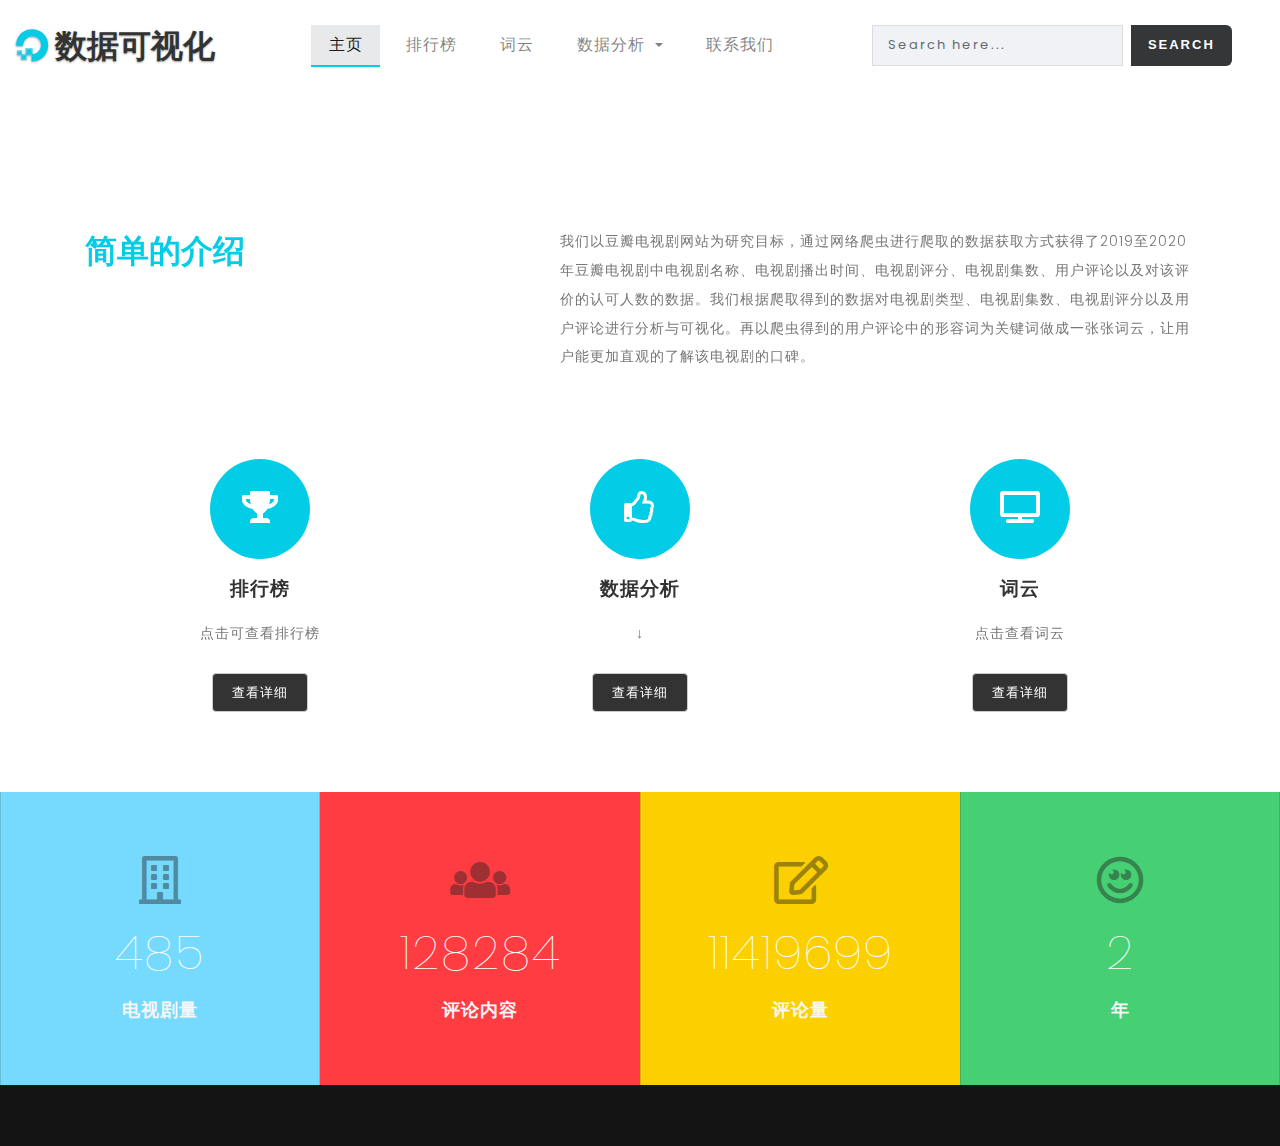
<file: templates/index.html>
<!DOCTYPE html>
<html>

<head>
	<title>剧我所知</title>
	<meta name="viewport" content="width=device-width, initial-scale=1">
	<meta charset="utf-8">
	<meta name="keywords" content="" />
	<link href="../static/css/bootstrap.css" rel='stylesheet' type='text/css' />
	<link rel="stylesheet" href="../static/css/flexslider.css" type="text/css" media="screen" property="" />
	<link href="../static/css/style.css" rel='stylesheet' type='text/css' />
	<link href="../static/css/simpleLightbox.css" rel='stylesheet' type='text/css' />
	<link href="../static/css/fontawesome-all.css" rel="stylesheet">
	<link href="http://fonts.googleapis.com/css?family=Poppins:100i,200,200i,300,400,400i,500,500i,600,600i,700,700i,800" rel="stylesheet">
</head>

<body>
	<header>
		<div class="header_top" id="home">
			<nav class="navbar navbar-toggleable-md navbar-light bg-faded">
				<a class="navbar-brand" href="index.html">
					<i class="fab fa-digital-ocean"></i> 数据可视化</a>
				<button class="navbar-toggler navbar-toggler-right" type="button" data-toggle="collapse" data-target="#navbarSupportedContent" aria-controls="navbarSupportedContent"
						aria-expanded="false" aria-label="Toggle navigation">
						<span class="navbar-toggler-icon"></span>
				</button>
				<div class="collapse navbar-collapse" id="navbarSupportedContent">
					<ul class="navbar-nav mx-auto tp-nav text-center">
						<li class="nav-item active">
							<a class="nav-link" href="index.html">主页
								<span class="sr-only">(current)</span>
							</a>
						</li>
						<li class="nav-item">
							<a class="nav-link" href="ranking.html">排行榜</a>
						</li>
						<li class="nav-item">
							<a class="nav-link" href="wordcloud.html">词云</a>
						</li>
						<li class="nav-item dropdown">
							<a class="nav-link dropdown-toggle" href="/data1" id="navbarDropdown" role="button" data-toggle="dropdown" aria-haspopup="true"
							    aria-expanded="false">
								数据分析
							</a>
							<div class="dropdown-menu" aria-labelledby="navbarDropdown">
								<a class="dropdown-item" href="data1.html">2019，2020热门类型</a>
								<div class="dropdown-divider"></div>
								<a class="dropdown-item" href="data2.html">2019，2020长短集数量对比</a>
                                <div class="dropdown-divider"></div>
								<a class="dropdown-item" href="data3.html">2020一天当中的评论时间</a>
                                <div class="dropdown-divider"></div>
								<a class="dropdown-item" href="data4.html">月度时间播出与评论数量</a>
							</div>
						</li>
						<li class="nav-item">
							<a class="nav-link" href=''>联系我们</a>
						</li>
					</ul>
					<form action="#" method="post" class="form-inline my-2 my-lg-0 search">
						<input class="form-control mr-sm-2" type="search" placeholder="Search here..." name="Search" required="">
						<button class="btn btn-outline-success my-2 my-sm-0" type="submit">Search</button>
					</form>

				</div>
			</nav>
		</div>
	</header>

	<section class="banner-bottom">
		<div class="container">

			<!-- Three columns of text below the carousel -->
			<div class="row inner-sec-w3layouts-agileinfo">

				<div class="col-lg-5 bt-bottom-info" data-aos="fade-right">
					<h5>简单的介绍</h5>

				</div>
				<div class="col-lg-7 bt-bottom-info" data-aos="fade-left">
					<p>我们以豆瓣电视剧网站为研究目标，通过网络爬虫进行爬取的数据获取方式获得了2019至2020年豆瓣电视剧中电视剧名称、电视剧播出时间、电视剧评分、电视剧集数、用户评论以及对该评价的认可人数的数据。我们根据爬取得到的数据对电视剧类型、电视剧集数、电视剧评分以及用户评论进行分析与可视化。再以爬虫得到的用户评论中的形容词为关键词做成一张张词云，让用户能更加直观的了解该电视剧的口碑。</p>
				</div>
			</div>
			<div class="row inner-sec-w3layouts-agileinfo">
				<div class="col-lg-4 bottom-sub-grid text-center aos-init aos-animate" data-aos="zoom-in">
					<div class="bt-icon">

						<span class="fas fa-trophy"></span>
					</div>

					<h4 class="sub-tittle_w3ls">排行榜</h4>
					<p>点击可查看排行榜</p>
					<p>
						<a class="btn btn-secondary view" href="ranking.html" role="button">查看详细</a>
					</p>
				</div>
				<!-- /.col-lg-4 -->
				<div class="col-lg-4 bottom-sub-grid text-center aos-init aos-animate" data-aos="zoom-in">
					<div class="bt-icon">
						<span class="far fa-thumbs-up"></span>
					</div>

					<h4 class="sub-tittle_w3ls">数据分析</h4>
					<p>↓</p>
					<p>
						<a class="btn btn-secondary view" href="data1.html" role="button">查看详细</a>
					</p>
				</div>
				<!-- /.col-lg-4 -->
				<div class="col-lg-4 bottom-sub-grid text-center aos-init aos-animate" data-aos="zoom-in">
					<div class="bt-icon">
						<span class="fas fa-tv"></span>
					</div>

					<h4 class="sub-tittle_w3ls">词云</h4>
					<p>点击查看词云</p>
					<p>
						<a class="btn btn-secondary view" href="wordcloud.html" role="button">查看详细</a>
					</p>
				</div>
				<!-- /.col-lg-4 -->
			</div>
		</div>
		<!-- /.row -->
		</div>
	</section>
	<!---->
	<!-- /stats -->
	<section class="stats_test container-fluid">
		<div class="row inner_stat_wthree_agileits">
			<div class="col-md-3 stats_left counter_grid">
				<i class="far fa-building"></i>
				<p class="counter">485</p>
				<h4>电视剧量</h4>
			</div>
			<div class="col-md-3 stats_left counter_grid1">
				<i class="fas fa-users"></i>
				<p class="counter">128284</p>
				<h4>评论内容</h4>
			</div>
			<div class="col-md-3 stats_left counter_grid2">
				<i class="far fa-edit"></i>
				<p class="counter">11419699</p>
				<h4>评论量</h4>
			</div>
			<div class="col-md-3 stats_left counter_grid3">
				<i class="far fa-smile"></i>
				<p class="counter">2</p>
				<h4>年</h4>
			</div>

		</div>
		</div>
	</section>
	<!-- //stats -->

	<!---->
	<div class="copyright">
		<div class="container">

			<div class="copyrightbottom" data-aos="fade-right">
				<p> &copy; 2021</p>

			</div>
			<div class="clearfix"></div>
		</div>
	</div>
	<!-- js -->
	<script type="text/javascript" src="../static/js/jquery-2.2.3.min.js"></script>
	<!-- //js -->
	<!-- simpleLightbox -->
	<script src="../static/js/simpleLightbox.js"></script>
	<script>
		$('.proj_gallery_grid a').simpleLightbox();
	</script>
	<!-- //simpleLightbox -->
	<!-- flexSlider -->
	<script defer src="../static/js/jquery.flexslider.js"></script>
	<script type="text/javascript">
	 
	  $(window).load(function(){
		$('.flexslider').flexslider({
		  animation: "slide",
		  start: function(slider){
			$('body').removeClass('loading');
		  }
		});
	  });
	</script>
  
	<!-- //flexSlider -->

	<!-- stats -->
	<script src="../static/js/jquery.waypoints.min.js"></script>
	<script src="../static/js/jquery.countup.js"></script>
	<script>
		$('.counter').countUp();
	</script>
	<!-- //stats -->
	<!-- /js files -->
	<link href='../static/css/aos.css' rel='stylesheet prefetch' type="text/css" media="all" />
	<link href='../static/css/aos-animation.css' rel='stylesheet prefetch' type="text/css" media="all" />
	<script src='../static/js/aos.js'></script>
	<script src="../static/js/aosindex.js"></script>
	<!-- //js files -->
	<!-- start-smoth-scrolling -->
	<script type="text/javascript" src="../static/js/move-top.js"></script>
	<script type="text/javascript" src="../static/js/easing.js"></script>
	<script type="text/javascript">
		jQuery(document).ready(function ($) {
			$(".scroll").click(function (event) {
				event.preventDefault();
				$('html,body').animate({
					scrollTop: $(this.hash).offset().top
				}, 900);
			});
		});
	</script>
	<!-- start-smoth-scrolling -->

	<script type="text/javascript">
		$(document).ready(function () {
			/*
									var defaults = {
							  			containerID: 'toTop', // fading element id
										containerHoverID: 'toTopHover', // fading element hover id
										scrollSpeed: 1200,
										easingType: 'linear' 
							 		};
									*/

			$().UItoTop({
				easingType: 'easeOutQuart'
			});

		});
	</script>
	<a href="#home" class="scroll" id="toTop" style="display: block;">
		<span id="toTopHover" style="opacity: 1;"> </span>
	</a>
	<script type="text/javascript" src="../static/js/bootstrap.min.js"></script>


</body>

</html>
</file>
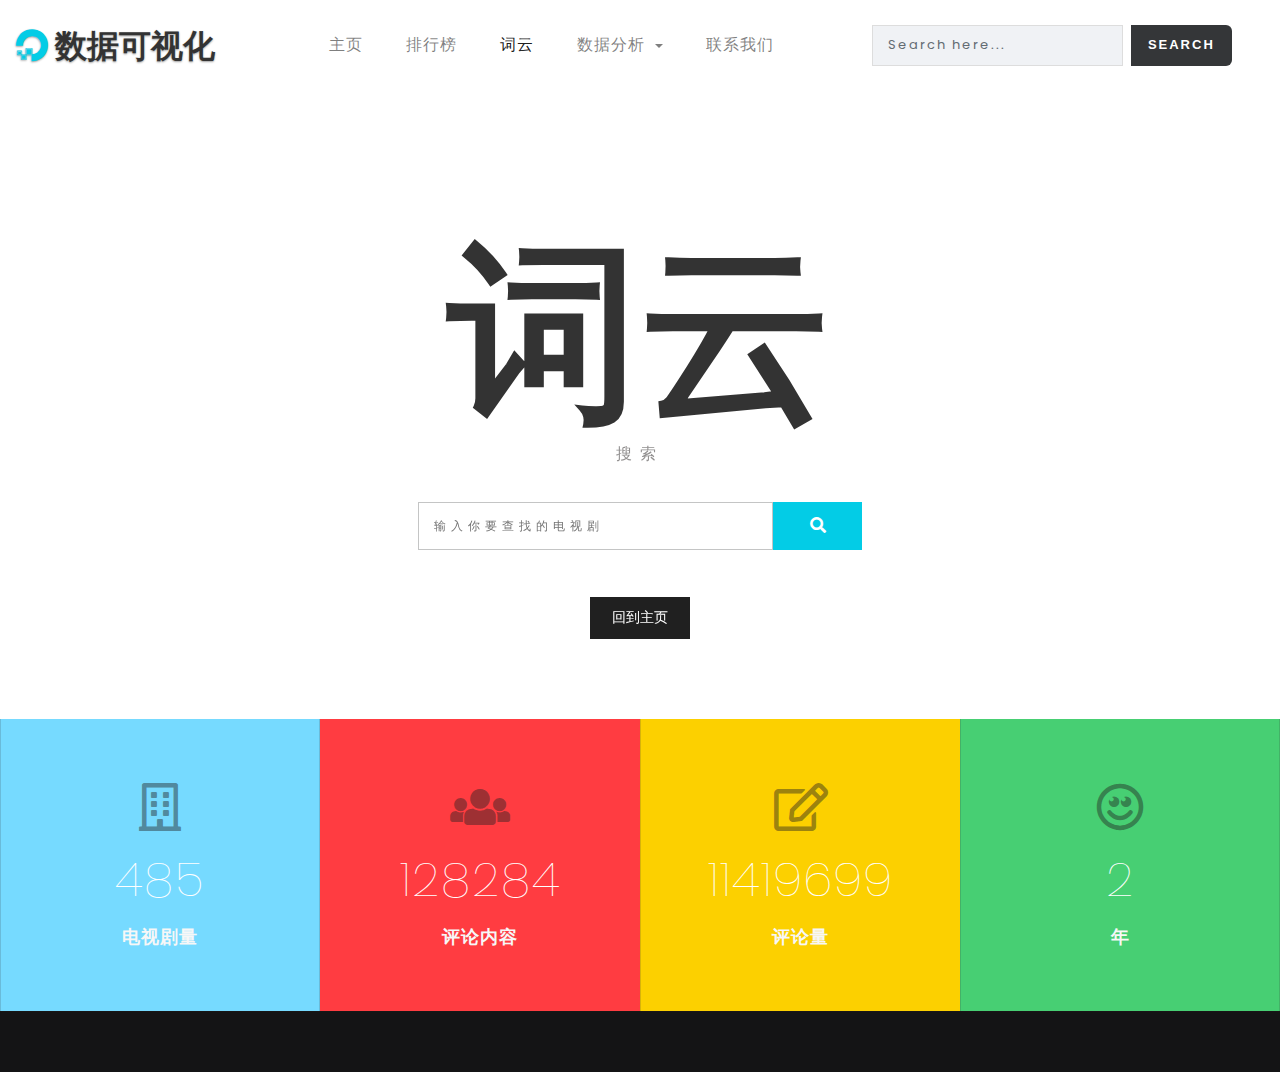
<file: templates/wordcloud.html>
<!DOCTYPE html>
<html>

<head>
	<title>词云</title>
	<meta name="viewport" content="width=device-width, initial-scale=1">
	<meta charset="utf-8">
	<meta name="keywords" content="" />
	<link href="../static/css/bootstrap.css" rel='stylesheet' type='text/css' />
	<link href="../static/css/style.css" rel='stylesheet' type='text/css' />
	<link href="../static/css/contact.css" rel='stylesheet' type='text/css' />
	<link href="../static/css/fontawesome-all.css" rel="stylesheet">
	<link href="http://fonts.googleapis.com/css?family=Poppins:100i,200,200i,300,400,400i,500,500i,600,600i,700,700i,800" rel="stylesheet">
</head>

<body>
	<header>
		<div class="header_top" id="home">
			<nav class="navbar navbar-toggleable-md navbar-light bg-faded">
				<a class="navbar-brand" href="index.html">
					<i class="fab fa-digital-ocean"></i> 数据可视化</a>
				<button class="navbar-toggler navbar-toggler-right" type="button" data-toggle="collapse" data-target="#navbarSupportedContent" aria-controls="navbarSupportedContent"
						aria-expanded="false" aria-label="Toggle navigation">
						<span class="navbar-toggler-icon"></span>
				</button>
				<div class="collapse navbar-collapse" id="navbarSupportedContent">
					<ul class="navbar-nav mx-auto tp-nav text-center">
						<li class="nav-item">
							<a class="nav-link" href="index.html">主页</a>
						</li>
						<li class="nav-item">
							<a class="nav-link" href="ranking.html">排行榜</a>
						</li>
						<li class="nav-item">
							<a class="nav-link active" href="wordcloud.html">词云</a>
                            <span class="sr-only">(current)</span>
						</li>
						<li class="nav-item dropdown">
							<a class="nav-link dropdown-toggle" href="/data1" id="navbarDropdown" role="button" data-toggle="dropdown" aria-haspopup="true"
							    aria-expanded="false">
								数据分析
							</a>
							<div class="dropdown-menu" aria-labelledby="navbarDropdown">
								<a class="dropdown-item" href="data1.html">2019，2020热门类型</a>
								<div class="dropdown-divider"></div>
								<a class="dropdown-item" href="data2.html">2019，2020长短集数量对比</a>
                                <div class="dropdown-divider"></div>
								<a class="dropdown-item" href="data3.html">2020一天当中的评论时间</a>
                                <div class="dropdown-divider"></div>
								<a class="dropdown-item" href="data4.html">月度时间播出与评论数量</a>
							</div>
						</li>
						<li class="nav-item">
							<a class="nav-link" href=''>联系我们</a>
						</li>
					</ul>
					<form action="#" method="post" class="form-inline my-2 my-lg-0 search">
						<input class="form-control mr-sm-2" type="search" placeholder="Search here..." name="Search" required="">
						<button class="btn btn-outline-success my-2 my-sm-0" type="submit">Search</button>
					</form>

				</div>
			</nav>
		</div>
	</header>


	<section class="services">
		<div class="container">
			<div class="inner-sec-w3layouts-agileinfo">

				<div class="error-404" data-aos="fade-down">
					<h4>词云</h4>
					<p>搜索</p>
					<form action="#" method="post" data-aos="fade-up">
						<input class="serch" type="search" name="serch" placeholder="输入你要查找的电视剧" required="">
						<button class="btn1">
							<i class="fa fa-search" aria-hidden="true"></i>
						</button>
						<div class="clearfix"> </div>
					</form>

					<a class="b-home" href="index.html">回到主页</a>
				</div>

			</div>
		</div>
	</section>
	<!--//404-->
    <section class="stats_test container-fluid">
		<div class="row inner_stat_wthree_agileits">
			<div class="col-md-3 stats_left counter_grid">
				<i class="far fa-building"></i>
				<p class="counter">485</p>
				<h4>电视剧量</h4>
			</div>
			<div class="col-md-3 stats_left counter_grid1">
				<i class="fas fa-users"></i>
				<p class="counter">128284</p>
				<h4>评论内容</h4>
			</div>
			<div class="col-md-3 stats_left counter_grid2">
				<i class="far fa-edit"></i>
				<p class="counter">11419699</p>
				<h4>评论量</h4>
			</div>
			<div class="col-md-3 stats_left counter_grid3">
				<i class="far fa-smile"></i>
				<p class="counter">2</p>
				<h4>年</h4>
			</div>

		</div>
		</div>
	</section>
	<div class="copyright">
		<div class="container">

			<div class="copyrightbottom" data-aos="fade-right">
				<p> &copy; 2021</p>

			</div>
			<div class="clearfix"></div>
		</div>
	</div>
	<!-- js -->
	<script type="text/javascript" src="../static/js/jquery-2.2.3.min.js"></script>
	<!-- //js -->
		<!-- /js files -->
		<link href='../static/css/aos.css' rel='stylesheet prefetch' type="text/css" media="all" />
		<link href='../static/css/aos-animation.css' rel='stylesheet prefetch' type="text/css" media="all" />
		<script src='../static/js/aos.js'></script>
		<script src="../static/js/aosindex.js"></script>
		<!-- //js files -->
	<!-- start-smoth-scrolling -->
	<script type="text/javascript" src="../static/js/move-top.js"></script>
	<script type="text/javascript" src="../static/js/easing.js"></script>
	<script type="text/javascript">
		jQuery(document).ready(function ($) {
			$(".scroll").click(function (event) {
				event.preventDefault();
				$('html,body').animate({
					scrollTop: $(this.hash).offset().top
				}, 900);
			});
		});
	</script>
	<!-- start-smoth-scrolling -->

	<script type="text/javascript">
		$(document).ready(function () {
			/*
									var defaults = {
							  			containerID: 'toTop', // fading element id
										containerHoverID: 'toTopHover', // fading element hover id
										scrollSpeed: 1200,
										easingType: 'linear'
							 		};
									*/

			$().UItoTop({
				easingType: 'easeOutQuart'
			});

		});
	</script>
	<a href="#home" class="scroll" id="toTop" style="display: block;">
		<span id="toTopHover" style="opacity: 1;"> </span>
	</a>
	<script type="text/javascript" src="../static/js/bootstrap.min.js"></script>


</body>

</html>
</file>
<file: static/css/style.css>
html,
body {
	margin: 0;
	font-size: 100%;
	font-family: 'Poppins', sans-serif;
	background: #fff;
}

body a {
	text-decoration: none;
	transition: 0.5s all;
	-webkit-transition: 0.5s all;
	-moz-transition: 0.5s all;
	-o-transition: 0.5s all;
	-ms-transition: 0.5s all;
}

a:hover {
	text-decoration: none;
}

input[type="button"],
input[type="submit"],
input[type="text"],
input[type="email"],
input[type="search"] {
	transition: 0.5s all;
	-webkit-transition: 0.5s all;
	-moz-transition: 0.5s all;
	-o-transition: 0.5s all;
	-ms-transition: 0.5s all;
	font-family: 'Poppins', sans-serif;
}

h1,
h2,
h3,
h4,
h5,
h6 {
	margin: 0;
	font-weight: 600;
	font-family: 'Poppins', sans-serif;
}

p {
	margin: 0;
	font-size: 0.9em;
	color: #777777;
	line-height: 2em;
	letter-spacing: 1px;
	font-weight: 300;
}

ul {
	margin: 0;
	padding: 0;
}

label {
	margin: 0;
}

/*--/header --*/
.bg-light {
	background: none !important;
}

.bg-faded {
	background-color: #fff;
	padding: 1.1em 1em;
}

ul.navbar-nav li {
	margin: 0 6px;
}

a.navbar-brand {
	font-size: 2em;
	font-weight: 700;
	text-shadow: 0 1px 2px rgba(0, 0, 0, 0.37);
}

.navbar-light .navbar-brand {
	color: #333;
}

a.navbar-brand i {
	color: #03cce6;
}

.navbar-toggleable-md .navbar-nav .nav-link {
	padding-right: 1.1em;
	padding-left: 1.1em;
	letter-spacing: 1px;
}

li.nav-item.active {
	border-bottom: 2px solid #03cce6;
	background: #e7e9ea;
}

.dropdown-item {
	display: block;
	width: 100%;
	padding: 0.25rem 1.5rem;
	clear: both;
	font-weight: 400;
	color: #808890;
	text-align: inherit;
	white-space: nowrap;
	background-color: transparent;
	border: 0;
	font-size: 0.9em;
}

input.form-control.mr-sm-2.ser-ch {
	margin-right: 0 !important;
}

.search input[type="search"] {
	outline: none;
	padding: 11px 15px;
	font-size: 13px;
	color: #777;
	background: #f0f2f5;
	width: 64%;
	letter-spacing: 2px;
	border: none;
	border: 1px solid #ddd;
	margin: 0;
	border-radius: 0;
}

.search button[type="submit"]{
	outline: none;
	padding: 12px 17px;
	font-size: 13px;
	color: #fff;
	background: #343638;
	border: none;
	letter-spacing: 2px;
	text-transform: uppercase;
	-webkit-transition: 0.5s all;
	-moz-transition: 0.5s all;
	-o-transition: 0.5s all;
	-ms-transition: 0.5s all;
	transition: 0.5s all;
	margin: 0;
	cursor: pointer;
	font-weight: 600;
	border-radius: 0px 6px 6px 0px;
	-webkit-border-radius: 0px 6px 6px 0px;
	-moz-border-radius: 0px 6px 6px 0px;
	-o-border-radius: 0px 6px 6px 0px;
	-ms-border-radius: 0px 6px 6px 0px;
}

.search button [type="submit"]:hover {
	background: #03cce6;
}

/*--//header --*/

/*--/banner --*/

/* CUSTOMIZE THE CAROUSEL
-------------------------------------------------- */

/* Carousel base class */

/* Since positioning the image, we need to help out the caption */

.carousel-caption {
	bottom: 11em;
	z-index: 10;
	text-align: center;
	width: 59%;
	margin: 0 auto;
}

/* Declare heights because of positioning of img element */

.carousel-item {
	height: 42em;
	background-color: #777;
}

.carousel-item>img {
	position: absolute;
	top: 0;
	left: 0;
	min-width: 100%;
	height: 32rem;
}

/* MARKETING CONTENT
-------------------------------------------------- */

/* Center align the text within the three columns below the carousel */

.marketing .col-lg-4 {
	margin-bottom: 1.5rem;
	text-align: center;
}

.bottom-sub-grid.ser {
	margin-top: 1.5em;
	margin-bottom: 0;
}

.marketing h2 {
	font-weight: 400;
}

.marketing .col-lg-4 p {
	margin-right: .75rem;
	margin-left: .75rem;
}

/* Featurettes
------------------------- */

.featurette-divider {
	margin: 5rem 0;
	/* Space out the Bootstrap <hr> more */
}

/* Thin out the marketing headings */

.featurette-heading {
	font-weight: 300;
	line-height: 1;
	letter-spacing: -.05rem;
}

/*--/slider--*/

.carousel-item {
	background: -webkit-linear-gradient(rgba(23, 22, 23, 0.2), rgba(23, 22, 23, 0.5)), url(../images/banner1.jpg) no-repeat;
	background: -moz-linear-gradient(rgba(23, 22, 23, 0.2), rgba(23, 22, 23, 0.5)), url(../images/banner1.jpg) no-repeat;
	background: -ms-linear-gradient(rgba(23, 22, 23, 0.2), rgba(23, 22, 23, 0.5)), url(../images/banner1.jpg) no-repeat;
	background: linear-gradient(rgba(23, 22, 23, 0.2), rgba(23, 22, 23, 0.5)), url(../images/banner1.jpg) no-repeat;
	background-size: cover;
}

.carousel-item.item2 {
	background: -webkit-linear-gradient(rgba(23, 22, 23, 0.2), rgba(23, 22, 23, 0.5)), url(../images/banner2.jpg) no-repeat;
	background: -moz-linear-gradient(rgba(23, 22, 23, 0.2), rgba(23, 22, 23, 0.5)), url(../images/banner2.jpg) no-repeat;
	background: -ms-linear-gradient(rgba(23, 22, 23, 0.2), rgba(23, 22, 23, 0.5)), url(../images/banner2.jpg) no-repeat;
	background: linear-gradient(rgba(23, 22, 23, 0.2), rgba(23, 22, 23, 0.5)), url(../images/banner2.jpg) no-repeat;
	background-size: cover;
}

.carousel-item.item3 {
	background: -webkit-linear-gradient(rgba(23, 22, 23, 0.2), rgba(23, 22, 23, 0.5)), url(../images/banner3.jpg) no-repeat;
	background: -moz-linear-gradient(rgba(23, 22, 23, 0.2), rgba(23, 22, 23, 0.5)), url(../images/banner3.jpg) no-repeat;
	background: -ms-linear-gradient(rgba(23, 22, 23, 0.2), rgba(23, 22, 23, 0.5)), url(../images/banner3.jpg) no-repeat;
	background: linear-gradient(rgba(23, 22, 23, 0.2), rgba(23, 22, 23, 0.5)), url(../images/banner3.jpg) no-repeat;
	background-size: cover;
}

.carousel-item.item4 {
	background: -webkit-linear-gradient(rgba(23, 22, 23, 0.2), rgba(23, 22, 23, 0.5)), url(../images/banner4.jpg) no-repeat;
	background: -moz-linear-gradient(rgba(23, 22, 23, 0.2), rgba(23, 22, 23, 0.5)), url(../images/banner4.jpg) no-repeat;
	background: -ms-linear-gradient(rgba(23, 22, 23, 0.2), rgba(23, 22, 23, 0.5)), url(../images/banner4.jpg) no-repeat;
	background: linear-gradient(rgba(23, 22, 23, 0.2), rgba(23, 22, 23, 0.5)), url(../images/banner4.jpg) no-repeat;
	background-size: cover;
}

.carousel-caption h2,
.carousel-caption h3 {
	font-size: 4em;
	letter-spacing: 2px;
	line-height: 1.4em;
	text-shadow: 0 1px 2px rgba(0, 0, 0, 0.37);
}

.carousel-indicators {
	bottom: 17%;
	left: 0%;
	cursor: pointer;
}

.bnr-button {
	margin-top: 2em;
}

.carousel-control {
	line-height: 42em;
}

.carousel-indicators li {
	display: inline-block;
	max-width: 20px;
	height: 19px;
	border-radius: 50%;
	-webkit-border-radius: 50%;
	-moz-border-radius: 50%;
	-o-border-radius: 50%;
	-ms-border-radius: 50%;
	margin: 0 8px;
}

.carousel-indicators .active {
	background: #03cce6;
}

/* Show it is fixed to the top */

button.btn.btn-primary.play {
	width: 90px;
	height: 90px;
	border-radius: 50%;
	-webkit-border-radius: 50%;
	-moz-border-radius: 50%;
	-o-border-radius: 50%;
	-ms-border-radius: 50%;
	outline: none;
	cursor: pointer;
	text-shadow: 0 1px 2px rgba(0, 0, 0, 0.37);
	background-color: #03cce6;
	border: none;
}

/*--//banner --*/

/*--/content --*/

h3.tittle_w3ls {
	text-align: center;
	font-size: 3em;
	color: #2c363e;
	text-shadow: 0 1px 2px rgba(0, 0, 0, 0.37);
}

h3.tittle_w3ls.cen {
	color: #fff;
}

.lead {
	font-size: 1.1em;
	font-weight: 300;
}

.featurette-heading {
	font-size: 46px;
	line-height: 1.4em;
}

/*--/banner-bottom --*/

.banner-bottom {
	padding: 6em 0;
}

.bt-bottom-info h5 {
	font-size: 2em;
	line-height: 1.5em;
	color: #03cce6;
	margin-bottom: 4em;
}

.inner-sec-w3layouts-agileinfo {
	margin-top: 4em;
}

.bottom-sub-grid {
	text-align: center;
	margin: 0 auto;
}

.bt-icon {
	width: 100px;
	height: 100px;
	border-radius: 50%;
	-webkit-border-radius: 50%;
	-moz-border-radius: 50%;
	-o-border-radius: 50%;
	-ms-border-radius: 50%;
	background: #03cce6;
	text-align: center;
	margin: 0 auto;
}

.bottom-sub-grid span{
	font-size: 2em;
	line-height: 3em;
	color: #fff;
	border-color: rgba(173, 173, 173, 0.45);
}

.bottom-sub-grid:hover a.btn.btn-secondary.view {
	background: #03cce6;
}

a.btn.btn-secondary.view {
	background: #333;
	color: #fff;
	margin-top: 2em;
	font-size: 0.9em;
	padding: 0.8em 1.5em;
}

.modal-body.video iframe {
	border: none;
	width: 100%;
	min-height: 250px;
}

h5#exampleModalLabel {
	font-size: 1.2em;
}

h4.sub-tittle_w3ls {
	font-size: 1.2em;
	color: #333;
	letter-spacing: 1px;
	margin: 1em 0;
}

/*--//banner-bottom --*/

.left-img img {
	width: 100%;
}

/*--//content --*/

/*-- /services --*/

.services {
	padding: 7em 0;
}

.icon_info h5 {
	font-size: 1.2em;
	color: #333;
	margin: 1em 0;
	font-weight: 600;
}

.icon_info {
	text-align: center;
}

.icon_info {
	text-align: left;
	padding: 4em 2em;
	border: 3px solid #f5f5f5;
	background-color: #f5f5f5;
	transition: all 0.3s ease-out 0s;
}

.grid_info_main.mid {
	margin-top: 3em;
}

.grid_info_main i {
	font-size: 2em;
	color: #03cce6;
}

.grid_info.second {
	margin-top: 1.5em;
}

.grid_info_main.mid img {
	width: 100%;
}

/*-- //services --*/

.style-grids_main {
	margin: 0;
}

.style-image-2 {
	background: -webkit-linear-gradient(rgba(23, 22, 23, 0.2), rgba(23, 22, 23, 0.5)), url(../images/banner2.jpg) no-repeat;
	background-size: cover;
	min-height: 600px;
}

.style-image-2.second {
	background: -webkit-linear-gradient(rgba(23, 22, 23, 0.2), rgba(23, 22, 23, 0.5)), url(../images/banner5.jpg) no-repeat;
	background-size: cover;
	min-height: 600px;
}

.grid_sec_info {
	padding: 8em 6em 6em 6em;
	background: #f5f5f5;
}

.style-grid-2-text_info p {
	margin: 2em 0;
}

.grid_sec_info h3 {
	font-size: 1.6em;
	line-height: 1.6em;
}

/*-- stats --*/

.stats_left p {
	font-size: 3em;
	font-weight: 100;
	letter-spacing: 1px;
	color: #fff;
	line-height: 2em;
}

.stats_left h4 {
	font-size: 1.1em;
	color: #f7f7f7;
	margin: 0;
	font-weight: 600;
	letter-spacing: 1px;
}

.stats_left i
 {
	font-size: 3em;
	color: rgba(34, 34, 34, 0.45);
	margin: 0;
}

.stats_bottom_grid_left img {
	margin: 0 auto;
}

.stats_left.counter_grid {
	background: #76daff;
}

.stats_left.counter_grid1 {
	background: #ff3c41;
}

.stats_left.counter_grid2 {
	background: #fcd000;
}

.stats_left.counter_grid3 {
	background: #47cf73;
}

.stats_left {
	text-align: center;
	float: left;
	width: 25%;
	border: 1px solid rgba(49, 48, 48, 0.18);
	padding: 4em 1em;
	border-top: none;
	border-bottom: none;
}

.stats_left:nth-child(3) {
	border-right: 0px;
}

.stats_left:nth-child(2) {
	border-left: 0px;
	border-right: 0px;
}

/*--//about --*/

/*--/Reviews--*/

/*-- testimonials --*/

.reviews_sec {
	background: -webkit-linear-gradient(rgba(23, 22, 23, 0.2), rgba(23, 22, 23, 0.5)), url(../images/test.jpg) no-repeat;
	background: -moz-linear-gradient(rgba(23, 22, 23, 0.2), rgba(23, 22, 23, 0.5)), url(../images/test.jpg) no-repeat;
	background: -ms-linear-gradient(rgba(23, 22, 23, 0.2), rgba(23, 22, 23, 0.5)), url(../images/test.jpg) no-repeat;
	background: linear-gradient(rgba(23, 22, 23, 0.2), rgba(23, 22, 23, 0.5)), url(../images/test.jpg) no-repeat;
	background-size: cover;
	padding: 7em 0;
	background-attachment: fixed;
}

.testimonials_grid {
	text-align: center;
	position: relative;
}

.testimonials_grid img {
	margin: 0 auto;
}

.test_social_pos {
	position: absolute;
	top: 0%;
	right: 38.5%;
}

.social_list1 li {
	display: inline-block !important;
}

.test_social_pos li a {
	color: #fff;
	font-size: 0.9em;
	width: 30px;
	height: 30px;
	border-radius: 50%;
	display: block;
	line-height: 29px;
}

.facebook1 {
	background: #3b5998;
}

.twitter2 {
	background: #1da1f2;
}

.dribble3 {
	background: #ea4c89;
}

.testimonials_grid {
	text-align: center;
}

.testimonials_grid h3 {
	margin: 1em 0 0.5em 0;
	color: #fff;
	font-size: 1.2em;
}

.testimonials_grid h3 span {
	font-weight: 100;
	font-size: 0.9em;
}

.testimonials_grid i {
    font-size: 0.9em;
    letter-spacing: 1px;
    color: #f3f0f0;
}

.testimonials_grid p {
	width: 70%;
	margin: 1em auto 0;
	color: #fff;
	line-height: 2em;
	letter-spacing: 1px;
}

.testimonials_grid img {
	border-radius: 50%;
	-webkit-border-radius: 50%;
	-moz-border-radius: 50%;
	-o-border-radius: 50%;
	-ms-border-radius: 50%;
	border: 5px solid rgba(255, 255, 255, 0.15);
}

.testimonials_grid {
	margin: 0 auto;
	width: 65%;
}

/*-- //testimonials --*/

/*--responsive--*/

@media(max-width:900px) {}

@media(max-width:800px) {
	.stats_left p {
		font-size: 2.3em;
	}
}

@media(max-width:768px) {
	.news-right h4,
	.ab_info h4 {
		font-size: 1.7em;
	}
}

@media(max-width:640px) {
	.stats_left {
		text-align: center;
		float: left;
		width: 100%;
	}
	.stats_left:nth-child(2) {
		border-bottom: 0px;
	}
	.stats_left:nth-child(1) {
		border-bottom: 0px;
	}
	.stats_left:nth-child(3) {
		border-bottom: 0px;
	}
}

/*--//content --*/

/*--about--*/

.banner-inner {
	background: -webkit-linear-gradient(rgba(23, 22, 23, 0.2), rgba(23, 22, 23, 0.5)), url(../images/banner2.jpg) no-repeat;
	background: -moz-linear-gradient(rgba(23, 22, 23, 0.2), rgba(23, 22, 23, 0.5)), url(../images/banner2.jpg) no-repeat;
	background: -ms-linear-gradient(rgba(23, 22, 23, 0.2), rgba(23, 22, 23, 0.5)), url(../images/banner2.jpg) no-repeat;
	background: linear-gradient(rgba(23, 22, 23, 0.2), rgba(23, 22, 23, 0.5)), url(../images/banner2.jpg) no-repeat;
	background-size: cover;
	min-height: 250px;
}

li.breadcrumb-item {
	font-size: 0.9em;
	letter-spacing: 1px;
}

li.breadcrumb-item a {
	color: #333;
}

.breadcrumb-item.active {
	color: #03cce6;
}

.bt-bottom-info.ab img {
	width: 100%;
}

p.ab-para {
	margin: 2em 0 3em 0;
}

/*--//about--*/

/*-- gallery --*/

.section_1_gallery_grid {
	margin-top: 1em;
}

.w3_section_1_gallery_grid {
	padding: 0 8px;
}

.section_1_gallery_grid1 {
	position: relative;
	background: #edf3f3;
	padding: 6px;
}

.proj_gallery_grid1_pos {
	background: rgba(14, 15, 16, 0.59);
	bottom: 23px;
	left: 30px;
	opacity: 0;
	padding: 1em;
	position: absolute;
	right: 30px;
	text-align: center;
	visibility: hidden;
	-webkit-transform: scaleX(-1);
	transform: scaleX(-1);
	-moz-transform: scaleX(-1);
	-o-transform: scaleX(-1);
	-ms-transform: scaleX(-1);
	-webkit-transition: all 0.8s ease;
	transition: all 0.8s ease;
}

.proj_gallery_grid1_pos h3 {
	font-size: 1.3em;
	letter-spacing: 2px;
	font-weight: 600;
	position: relative;
	color: #fff;
	text-shadow: 0 1px 2px rgba(0, 0, 0, 0.37);
}

.proj_gallery_grid1_pos p {
	color: #fff;
	letter-spacing: 1px;
	font-size: 14px;
}

.section_1_gallery_grid:hover .proj_gallery_grid1_pos {
	opacity: 1;
	visibility: visible;
	-webkit-transform: scaleX(1);
	transform: scaleX(1);
	-moz-transform: scaleX(1);
	-o-transform: scaleX(1);
	-ms-transform: scaleX(1);
}

.banner-bottom.gallery {
	padding: 5em 0;
}

p.quia {
	font-size: 1.2em;
	color: #140b05;
	font-weight: 600;
	text-align: center;
	letter-spacing: 2px;
	text-transform: uppercase;
}

.proj_gallery_grid img {
	width: 100%;
}

/*-- //gallery --*/

/*-- /error --*/

.error-404 h4 {
	font-size: 12em;
	font-weight: 600;
	color: #333;
	margin: 0;
	padding: 0;
}

a.b-home {
	background: #202020;
	padding: 0.7em 1.5em;
	display: inline-block;
	color: #FFF;
	text-decoration: none;
	margin-top: 1em;
	font-size: 0.9em;
}

a.b-home:hover {
	background: #03cce6;
}

.error-404 p {
	color: #929090;
	font-size: 1em;
	letter-spacing: 8px;
	margin: 0em 0 2em 0;
}

.error.social-icons {
	margin-bottom: 1em;
}

.error.social-icons a {
	color: #4e4e4e;
}

.error.social-icons a:hover {
	color: #ff3c41;
}

.error-404 {
	text-align: center;
}

.error-404 form {
	margin: 0 auto 2em;
	width: 40%;
	text-align: center;
}

.error-404 form input[type="search"] {
	outline: none;
	border: 1px solid #c4c5c5;
	background: none;
	color: #212121;
	padding: 14px 15px;
	width: 80%;
	float: left;
	font-size: 12px;
	letter-spacing: 5px;
}

button.btn1 {
	color: #fff;
	border: none;
	padding: 12px 0;
	text-align: center;
	text-decoration: none;
	background: #ff3c41;
	-webkit-transition: 0.5s all;
	-moz-transition: 0.5s all;
	-o-transition: 0.5s all;
	-ms-transition: 0.5s all;
	transition: 0.5s all;
	float: right;
	width: 20%;
}

button.btn1:hover {
	background: #03cce6;
}

.error ul li {
	list-style: none;
	display: inline-block;
}

.error ul li a {
	color: #555;
	margin: 0 5px;
	font-size: 0.9em;
}

@media(max-width:640px) {
	.error-404 h4 {
		font-size: 9em;
	}
}

@media(max-width:600px) {
	.error-404 h4 {
		font-size: 6em;
	}
	a.b-home {
		padding: 0.6em 1em;
		margin-top: 1em;
	}
}

@media(max-width:480px) {
	.error-404 h4 {
		font-size: 5em;
	}
	.error-404 p {
		font-size: 0.8em;
		letter-spacing: 5px;
		margin: 1em 0;
	}
}

/*-- //error --*/

/*--footer--*/

footer {
	padding: 5em 0;
	background-color: #0e0f10;
}

footer h3,
footer h2 {
	font-size: 1.3em;
	color: #ffffff;
	margin-bottom: 20px;
	letter-spacing: 1px;
}

footer p {
	color: #bfbfbf;
}

footer ul li {
	display: block;
	color: #bfbfbf;
	font-weight: 400;
	font-size: 0.9em;
	margin: 0.7em 0;
}

footer-list i {
	padding-right: 10px;
	color: #ffa41f;
}

footer ul li a {
	color: #bfbfbf;
	font-size: 13px;
	font-weight: 600;
	display: block;
	padding: 5px 0px;
	text-decoration: none;
	-webkit-transition: all 0.4s;
	transition: all 0.4s;
}

footer ul li a:hover {
	color: #ffa41f;
}

footer ul li.hd {
	color: #7dd7e2;
}

.newsletter .email {
	background-color: #F4F4F4;
	border: none;
}

.flickr-grid {
	float: left;
	width: 32%;
	margin: 0 0.1em .2em;
}

.flickr-grid a img {
	width: 100%;
	padding: 0.3em;
	border: 1px solid #333333;
}

.newsletter .email {
	outline: none;
	padding: 13px 15px;
	color: #fff;
	font-size: 14px;
	width: 80%;
	background: rgba(0, 0, 0, 0.22);
	border: 1px solid #2d2d2d;
}

.newsletter {
	position: relative;
	margin-top: 2em;
}

button.btn1 {
	color: #fff;
	border: none;
	padding: 12px 0;
	text-align: center;
	text-decoration: none;
	background: #03cce6;
	-webkit-transition: 0.5s all;
	-moz-transition: 0.5s all;
	-o-transition: 0.5s all;
	-ms-transition: 0.5s all;
	transition: 0.5s all;
	float: right;
	cursor: pointer;
	width: 20%;
}

/*--//footer--*/

/*--/copyright--*/

.copyright ul li {
	display: inline-block;
	padding: 0 10px;
}

a.facebook {
	color: #fff;
	font-size: 16px;
}

a.facebook:hover {
	color: #03cce6;
}

.copyrighttop {
	float: right;
}

.copyrightbottom {
	float: left;
}

.copyright {
	background: #141415;
	color: #fff;
	padding: 1em 0;
	border-top: 1px solid rgba(25, 24, 24, 0.58);
}

.copyrightbottom p {
	color: #fff;
	letter-spacing: 1px;
	font-size: 14px;
	line-height: 28px;
}

.copyrightbottom a {
	color: #8cbbc1;
	text-decoration: none;
}

.copyrightbottom a:hover {
	color: #fff;
}

.copyrighttop h4 {
	font-size: 0.95em;
}

#toTop {
	display: none;
	text-decoration: none;
	position: fixed;
	bottom: 10px;
	right: 10px;
	overflow: hidden;
	width: 48px;
	height: 48px;
	border: none;
	text-indent: 100%;
	background: url(../images/top_up.png) no-repeat 0px 0px;
}

/*--// copyright-- */

/*--responsive--*/

@media(max-width:1440px) {
	.services,
	.reviews_sec {
		padding: 6em 0;
	}
}

@media(max-width:1366px) {
	.carousel-item {
		height: 36em;
	}
	.carousel-caption {
		bottom: 9em;
		width: 59%;
	}
	.carousel-caption h2,
	.carousel-caption h3 {
		font-size: 3.5em;
		letter-spacing: 2px;
	}
	.style-image-2,
	.style-image-2.second {
		min-height: 530px;
	}
}

@media(max-width:1280px) {
	.banner-bottom,
	.services,
	.reviews_sec {
		padding: 5em 0;
	}
	.inner-sec-w3layouts-agileinfo {
		margin-top: 3.5em;
	}
	.banner-inner {
		min-height: 180px;
	}
	ul.navbar-nav li {
		margin: 0 4px;
	}
	.style-image-2,
	.style-image-2.second {
		min-height: 488px;
	}
	.grid_sec_info {
		padding: 6em 4em 4em 4em;
	}
}

@media(max-width:1080px) {
	.navbar-toggleable-md .navbar-nav .nav-link {
		padding-right: 0.5em;
		padding-left: 0.5em;
		letter-spacing: 1px;
	}
	.carousel-item {
		height: 32em;
	}
	button.btn.btn-primary.play {
		width: 80px;
		height: 80px;
	}
	.carousel-indicators li {
		display: inline-block;
		max-width: 16px;
		height: 16px;
	}
	.carousel-caption h2,
	.carousel-caption h3 {
		font-size: 3.3em;
		letter-spacing: 2px;
	}
	.carousel-indicators {
		bottom: 11%;
		left: 0%;
		cursor: pointer;
	}
	.carousel-caption {
		bottom: 8em;
		width: 65%;
	}
	.stats_left p {
		font-size: 2.5em;
		line-height: 1.6em;
	}
	.stats_left .fa-w-16,
	.stats_left .fa-w-18,
	.stats_left .fa-w-14,
	.stats_left .fa-w-20 {
		font-size: 2.5em;
	}
	.grid_sec_info h3 {
		font-size: 1.4em;
		line-height: 1.6em;
	}
	.inner-sec-w3layouts-agileinfo {
		margin-top: 3em;
	}
	h3.tittle_w3ls {
		font-size: 2.8em;
	}
	footer {
		padding: 4em 0;
	}
	.proj_gallery_grid1_pos h3 {
		font-size: 1em;
	}
}

@media(max-width:1024px) {
	.banner-bottom,
	.services,
	.reviews_sec {
		padding: 4em 0;
	}
	a.navbar-brand {
		font-size: 1.8em;
	}
	.bt-bottom-info h5 {
		font-size: 2em;
		line-height: 1.5em;
		margin-bottom: 1em;
	}
	.style-image-2,
	.style-image-2.second {
		min-height: 457px;
	}
	.proj_gallery_grid1_pos p {
		letter-spacing: 1px;
		font-size: 12px;
	}
	.error-404 form {
		margin: 0 auto 2em;
		width: 50%;
	}
	.grid_sec_info {
		padding: 4em 2em 2em 2em;
	}
}

@media(max-width:991px) {
	.grid_info_main.mid {
		margin-top: 2em;
	}
	.grid_info_main.mid img {
		width: 45%;
	}
	.footer-grid {
		margin: 1em 0;
	}
	footer {
		padding: 3em 0;
	}
	.bt-bottom-info.ab img {
		width: 60%;
	}
	.carousel-caption h2,
	.carousel-caption h3 {
		font-size: 3em;
		letter-spacing: 1px;
	}
	.navbar-toggler {
		margin-top: 7px;
		cursor: pointer;
	}
	a.navbar-brand {
		font-size: 1.8em;
		width: 50%;
	}
}

@media(max-width:900px) {
	.carousel-caption h2,
	.carousel-caption h3 {
		font-size: 3em;
		letter-spacing: 1px;
	}
	.carousel-item {
		height: 29em;
	}
	.carousel-caption {
		bottom: 7em;
		width: 72%;
	}
	.style-image-2,
	.style-image-2.second {
		min-height: 415px;
	}
	.test_social_pos {
		position: absolute;
		top: 0%;
		right: 28%;
	}
}

@media(max-width:800px) {
	.carousel-caption h2,
	.carousel-caption h3 {
		font-size: 2.9em;
		letter-spacing: 1px;
	}
	.testimonials_grid p {
		width: 100%;
		margin: 1em auto 0;
	}
}

@media(max-width:768px) {
	.carousel-caption h2,
	.carousel-caption h3 {
		font-size: 2.8em;
		letter-spacing: 1px;
	}
	.bt-bottom-info h5 {
		font-size: 1.8em;
		line-height: 1.5em;
		margin-bottom: 1em;
	}
	.copyrighttop,
	.copyrightbottom {
		float: none;
		text-align: center;
	}
	.copyrightbottom {
		margin-top: 0.6em;
	}
	.bottom-sub-grid {
		margin: 1em 0;
	}
}

@media(max-width:767px) {
	.banner-bottom,
	.services,
	.reviews_sec {
		padding: 3em 0;
	}
	.bt-bottom-info.ab img {
		width: 90%;
	}
	.grid_info_main.mid img {
		width: 70%;
	}
	.inner-sec-w3layouts-agileinfo {
		margin-top: 2em;
	}
	.test_social_pos {
		position: absolute;
		top: 0%;
		right: 23%;
	}
	h3.tittle_w3ls {
		font-size: 2.7em;
	}
}

@media(max-width:736px) {
	.carousel-caption {
		bottom: 7em;
		width: 74%;
	}
	.carousel-indicators li {
		margin: 0 6px;
	}
	.carousel-indicators li {
		display: inline-block;
		max-width: 14px;
		height: 14px;
	}
	.banner-inner {
		min-height: 127px;
	}
}

@media(max-width:667px) {
	.carousel-caption h2,
	.carousel-caption h3 {
		font-size: 2.6em;
		letter-spacing: 1px;
	}
	.carousel-item {
		height: 27em;
	}
	.carousel-indicators {
		bottom: 11%;
		left: 4%;
		cursor: pointer;
	}
	footer h3,
	footer h2 {
		font-size: 1.2em;
	}
}

@media(max-width:640px) {
	.carousel-caption {
		bottom: 6em;
		width: 77%;
	}
	h3.tittle_w3ls {
		font-size: 2.5em;
	}
	.section_1_gallery_grid {
		margin-top: 0em;
		margin-bottom: 0.6em;
	}
}

@media(max-width:600px) {
	.bt-bottom-info h5 {
		font-size: 1.4em;
		line-height: 1.5em;
		margin-bottom: 1em;
	}
	h3.tittle_w3ls {
		font-size: 2.2em;
	}
	.carousel-caption h2,
	.carousel-caption h3 {
		font-size: 2.4em;
		letter-spacing: 1px;
	}
	.carousel-caption {
		bottom: 7em;
	}
}

@media(max-width:568px) {
	.carousel-item {
		height: 22em;
	}
	.carousel-caption h2,
	.carousel-caption h3 {
		font-size: 2.2em;
		letter-spacing: 1px;
	}
	button.btn.btn-primary.play {
		width: 60px;
		height: 60px;
	}
	.carousel-caption {
		bottom: 5em;
		width: 80%;
	}
	.carousel-indicators {
		bottom: 11%;
		left: 8%;
		cursor: pointer;
	}
	h3.tittle_w3ls {
		font-size: 2em;
	}
	.stats_left {
		padding: 3em 1em;
	}
	.icon_info {
		padding: 2.5em 2em;
	}
	.grid_sec_info h3 {
		font-size: 1.2em;
		line-height: 1.6em;
	}
	.testimonials_grid {
		margin: 0 auto;
		width: 90%;
	}
	.test_social_pos {
		position: absolute;
		top: 0%;
		right: 15%;
	}
}

@media(max-width:480px) {
	.carousel-caption h2,
	.carousel-caption h3 {
		font-size: 2em;
		letter-spacing: 1px;
	}
	h4.sub-tittle_w3ls,
	.icon_info h5 {
		font-size: 1.1em;
	}
	footer {
		padding: 2em 0;
	}
	.banner-bottom,
	.services,
	.reviews_sec {
		padding: 2.5em 0;
	}
	.style-image-2,
	.style-image-2.second {
		min-height: 280px;
	}
	.bg-faded {
		padding: 1em 0.8em;
	}
	.banner-inner {
		min-height: 107px;
	}
}

@media(max-width:440px) {

	.bottom-sub-grid .fa-w-16,
	.bottom-sub-grid .fa-w-18,
	.bottom-sub-grid .fa-w-20 {
		font-size: 1.8em;
		margin-top: 26px;
	}
	.carousel-caption h2,
	.carousel-caption h3 {
		font-size: 1.6em;
		letter-spacing: 1px;
	}
	.carousel-caption {
		bottom: 5em;
		width: 75%;
	}
}

@media(max-width:414px) {
	.carousel-caption h2,
	.carousel-caption h3 {
		font-size: 1.5em;
		letter-spacing: 1px;
	}
	.carousel-item {
		height: 20em;
	}
	.bt-bottom-info h5 {
		font-size: 1.2em;
		line-height: 1.5em;
		margin-bottom: 1em;
	}
	h3.tittle_w3ls {
		font-size: 1.8em;
	}
	.carousel-indicators li {
		display: inline-block;
		max-width: 11px;
		height: 11px;
	}
	.carousel-indicators {
		bottom: 11%;
		left: 5%;
		cursor: pointer;
	}
}

@media(max-width:384px) {
	a.navbar-brand {
		font-size: 1.6em;
		width: 50%;
	}
	.carousel-caption h2,
	.carousel-caption h3 {
		font-size: 1.4em;
		letter-spacing: 1px;
	}
	.nav-link {
		display: block;
		padding: 0.5em 1em;
		font-size: 0.9em;
	}
	.testimonials_grid h3 {
		font-size: 1em;
	}
}

@media(max-width:375px) {
	.carousel-item {
		height: 18em;
	}
	.banner-bottom, .services, .reviews_sec {
		padding: 2em 0;
	}
	.carousel-caption {
		bottom: 4em;
		width: 75%;
	}
	.search input[type="search"] {
		width: 62%;
	}
	h3.tittle_w3ls {
		font-size: 1.6em;
	}
	.grid_sec_info h3 {
		font-size: 1em;
		line-height: 1.6em;
	}
	footer h3, footer h2 {
		font-size: 1.1em;
	}
}

@media(max-width:320px) {
	.carousel-caption h2, .carousel-caption h3 {
		font-size: 1.2em;
		letter-spacing: 1px;
	}
	h3.tittle_w3ls {
		font-size: 1.4em;
	}
	h4.sub-tittle_w3ls, .icon_info h5 {
		font-size: 1em;
	}
	p {
		margin: 0;
		font-size: 0.845em;
	}
}

/*--//responsive--*/
</file>
<file: static/css/contact.css>
body a {
	text-decoration: none;
	transition: 0.5s all;
	-webkit-transition: 0.5s all;
	-moz-transition: 0.5s all;
	-o-transition: 0.5s all;
	-ms-transition: 0.5s all;
}

/*--/contact--*/
.address-left {
	width: 80px;
    height: 80px;
    text-align: center;
    background: #0e0f10;
    margin: 0 auto;
    border-radius: 50%;
    -webkit-border-radius: 50%;
    -moz-border-radius: 50%;
    -o-border-radius: 50%;
    -ms-border-radius: 50%;
}
.address-grid-wthree-agileits {
	text-align: center;
    margin: 0 auto;
}
.address-grid-wthree-agileits:nth-child(1) {
    padding-left: 0;
}
.address-grid-wthree-agileits:nth-child(3) {
    padding-right: 0;
}
.address-grid-wthree-agileits span {
    font-size: 1.7em;
    color: #fff;
    margin-top: 27px;
}

.address-right {
	margin-top:1.2em;
}
.address-right h6 {
    font-size: 1.1em;
    margin-bottom: 0.5em;
}
.contact_grid_right {
    width: 100%;
}
.contact_grid_right input[type="text"],
.contact_grid_right input[type="email"],
.contact_grid_right textarea {
    outline: none;
    padding: 15px 15px;
    font-size: 14px;
    color: #777;
    background: #f7f7f7;
    width: 100%;
    letter-spacing: 1px;
    border: 1px solid #ebeeef;
    margin-top: 1em;
}

.contact_grid_right input[type="text"]:nth-child(2),
.contact_grid_right input[type="email"] {
    margin: 1em 0 0;
}

.contact_grid_right textarea {
    min-height: 150px;
    margin: 1em 0em;
    resize: none;
}

.contact_grid_right input[type="submit"],
.contact_grid_right input[type="reset"] {
    outline: none;
    padding: 20px 0;
    font-size: 14px;
    color: #fff;
	background: #0e0f10;
	width: 22%;
    border: none;
    letter-spacing: 2px;
    text-transform: uppercase;
    -webkit-transition: 0.5s all;
    -moz-transition: 0.5s all;
    -o-transition: 0.5s all;
    -ms-transition: 0.5s all;
    transition: 0.5s all;
	font-weight:600;
	cursor: pointer;
}

.contact_grid_right input[type="submit"],
.contact_grid_right input[type="reset"]:hover {
    background-color: #03cce6;
}

.contact-left h4 {
    color: #444;
    font-size: 1em;
    margin-bottom: .5em;
    letter-spacing: 1px;
    font-weight: 700;
}

.contact-left p {
    font-size: 1em;
    letter-spacing: 1px;
}

.contact-text a {
    color: #888;
}

.contact-text a:hover {
    color: #fb383b;
}

.contact_grid_right h6,
.contact-left h6 {
    font-size: 1.2em;
    color: #292b2c;
    margin-bottom: 1.5em;
    letter-spacing: 1px;
    font-weight: 400;
}
.contact-map {
    width: 100%;
}

.contact-map iframe {
    width: 100%;
    height:300px;
}
.address-info {
    padding: 2em 2em;
    background: #a3edf7;
}
.address.row {
    width: 100%;
    margin: 2em 0 3em 0;
}
.address-right a {
    color: #083940;
}
.address-right p {
    color: #2a8490;
}
/*-- //contact--*/

/*--responsive--*/

@media(max-width:1080px) {
	.input {
		max-width: 309px;
		width: calc(100% - 0em);
		vertical-align: top;
		float: left;
	}
}

@media(max-width:991px) {
	.contact_grids_info {
		padding: 0;
		margin-top: 1em;
	}
	.input {
		max-width: 100%;
	}
	span.input.input--chisato:nth-child(2) {
		margin: 0;
	}
	.map iframe {
		width: 100%;
		min-height: 303px;
	}
}

@media(max-width:640px) {
	.mail_form input[type="submit"] {
		width: 40%;
	}
	.mail_form textarea {
		padding: .9em 0.9em;
		margin: 1.3em 0;
		min-height: 140px;
	}
}

@media(max-width:600px) {
	.map iframe {
		width: 100%;
		min-height: 250px;
	}
}

@media(max-width:568px) {}

@media(max-width:480px) {}

@media(max-width:440px) {}

@media(max-width:414px) {}

@media(max-width:384px) {}

@media(max-width:375px) {}

@media(max-width:320px) {}

/*--//responsive--*/
</file>
<file: static/css/simpleLightbox.css>
.slbOverlay,
.slbWrapOuter,
.slbWrap {
  position: fixed;
  top: 0;
  right: 0;
  bottom: 0;
  left: 0;
}

.slbOverlay {
  overflow: hidden;
  z-index: 2000;
  background-color: #000;
  opacity: 0.7;
  filter: alpha(opacity=70);
  -webkit-animation: slbOverlay 0.5s;
  -moz-animation: slbOverlay 0.5s;
  animation: slbOverlay 0.5s;
}

.slbWrapOuter {
  overflow-x: hidden;
  overflow-y: auto;
  z-index: 2010;
}

.slbWrap {
  position: absolute;
  text-align: center;
}

.slbWrap:before {
  content: "";
  display: inline-block;
  height: 100%;
  vertical-align: middle;
}

.slbContentOuter {
  position: relative;
  display: inline-block;
  vertical-align: middle;
  margin: 0px auto;
  padding: 0 1em;
  box-sizing: border-box;
  z-index: 2020;
  text-align: left;
  max-width: 100%;
}

.slbContentEl .slbContentOuter {
  padding: 5em 1em;
}

.slbContent {
  position: relative;
}

.slbContentEl .slbContent {
  -webkit-animation: slbEnter 0.3s;
  -moz-animation: slbEnter 0.3s;
  animation: slbEnter 0.3s;
  background-color: #fff;
  box-shadow: 0 0.2em 1em rgba(0, 0, 0, 0.4);
}

.slbImageWrap {
  -webkit-animation: slbEnter 0.3s;
  -moz-animation: slbEnter 0.3s;
  animation: slbEnter 0.3s;
  position: relative;
}

.slbImageWrap:after {
  content: "";
  position: absolute;
  left: 0;
  right: 0;
  top: 3em;
  bottom: 3em;
  display: block;
  z-index: -1;
  box-shadow: 0 0.2em 1em rgba(0, 0, 0, 0.6);
}

.slbImage {
  width: auto;
  max-width: 100%;
  height: auto;
  display: block;
  line-height: 0;
  box-sizing: border-box;
  padding: 3em 0;
  margin: 0 auto;
}

.slbCaption {
  font-size: 1.2em;
  position: absolute;
  left: 0;
  right: 0;
  top: 100%;
  margin-top: -1.07143em;
  line-height: 1.4;
  color: #fff;
  text-align: center;
  font-weight: 100;
}

.slbCloseBtn,
.slbArrow {
  margin: 0;
  padding: 0;
  border: 0;
  cursor: pointer;
  background: none;
}

.slbCloseBtn::-moz-focus-inner,
.slbArrow::-moz-focus-inner {
  padding: 0;
  border: 0;
}

.slbCloseBtn:hover,
.slbArrow:hover {
  opacity: 0.5;
}

.slbCloseBtn:active,
.slbArrow:active {
  opacity: 0.8;
}

.slbCloseBtn {
  font-size: 3em;
  width: 1.66667em;
  height: 1.66667em;
  line-height: 1.66667em;
  position: fixed;
  right: 0;
  top: 0;
  color: #fff;
  color: rgba(255, 255, 255, 0.7);
  text-align: center;
}

.slbContentEl .slbCloseBtn {
  position: absolute;
  right: -0.33333em;
  top: 0em;
}

.slbLoading {
  font-size: 1.4em;
  color: #fff;
  color: rgba(255, 255, 255, 0.9);
}

.slbArrows {
  position: fixed;
  top: 50%;
  left: 0;
  right: 0;
}

.slbArrow {
  position: absolute;
  top: 50%;
  margin-top: -5em;
  width: 5em;
  height: 10em;
  opacity: 0.7;
  text-indent: -999em;
  overflow: hidden;
}

.slbArrow:before {
  content: "";
  position: absolute;
  top: 50%;
  left: 50%;
  margin: -0.8em 0 0 -0.8em;
  border: 0.8em solid transparent;
}

.slbArrow.next {
  right: 0;
}

.slbArrow.next:before {
  border-left-color: #fff;
}

.slbArrow.prev {
  left: 0;
}

.slbArrow.prev:before {
  border-right-color: #fff;
}

.slbIframeCont {
  width: 80em;
  height: 0;
  overflow: hidden;
  padding-top: 56.25%;
}

.slbIframe {
  position: absolute;
  top: 0;
  left: 0;
  width: 100%;
  height: 100%;
  box-shadow: 0 0.2em 1em rgba(0, 0, 0, 0.6);
  background: #000;
}

@-webkit-keyframes slbOverlay {
  from {
    opacity: 0;
  }
  to {
    opacity: 0.7;
  }
}

@-moz-keyframes slbOverlay {
  from {
    opacity: 0;
  }
  to {
    opacity: 0.7;
  }
}

@keyframes slbOverlay {
  from {
    opacity: 0;
  }
  to {
    opacity: 0.7;
  }
}

@-webkit-keyframes slbEnter {
  from {
    opacity: 0.5;
    -webkit-transform: translate3d(0, -1em, 0);
  }
  to {
    opacity: 1;
    -webkit-transform: translate3d(0, 0, 0);
  }
}

@-moz-keyframes slbEnter {
  from {
    opacity: 0.5;
    -moz-transform: translate3d(0, -1em, 0);
  }
  to {
    opacity: 1;
    -moz-transform: translate3d(0, 0, 0);
  }
}

@keyframes slbEnter {
  from {
    opacity: 0.5;
    -webkit-transform: translate3d(0, -1em, 0);
    -moz-transform: translate3d(0, -1em, 0);
    -ms-transform: translate3d(0, -1em, 0);
    -o-transform: translate3d(0, -1em, 0);
    transform: translate3d(0, -1em, 0);
  }
  to {
    opacity: 1;
    -webkit-transform: translate3d(0, 0, 0);
    -moz-transform: translate3d(0, 0, 0);
    -ms-transform: translate3d(0, 0, 0);
    -o-transform: translate3d(0, 0, 0);
    transform: translate3d(0, 0, 0);
  }
}

@media (max-width: 640px) {
  .slbCaption {
    font-size: 1.2em;
  }
}
</file>
